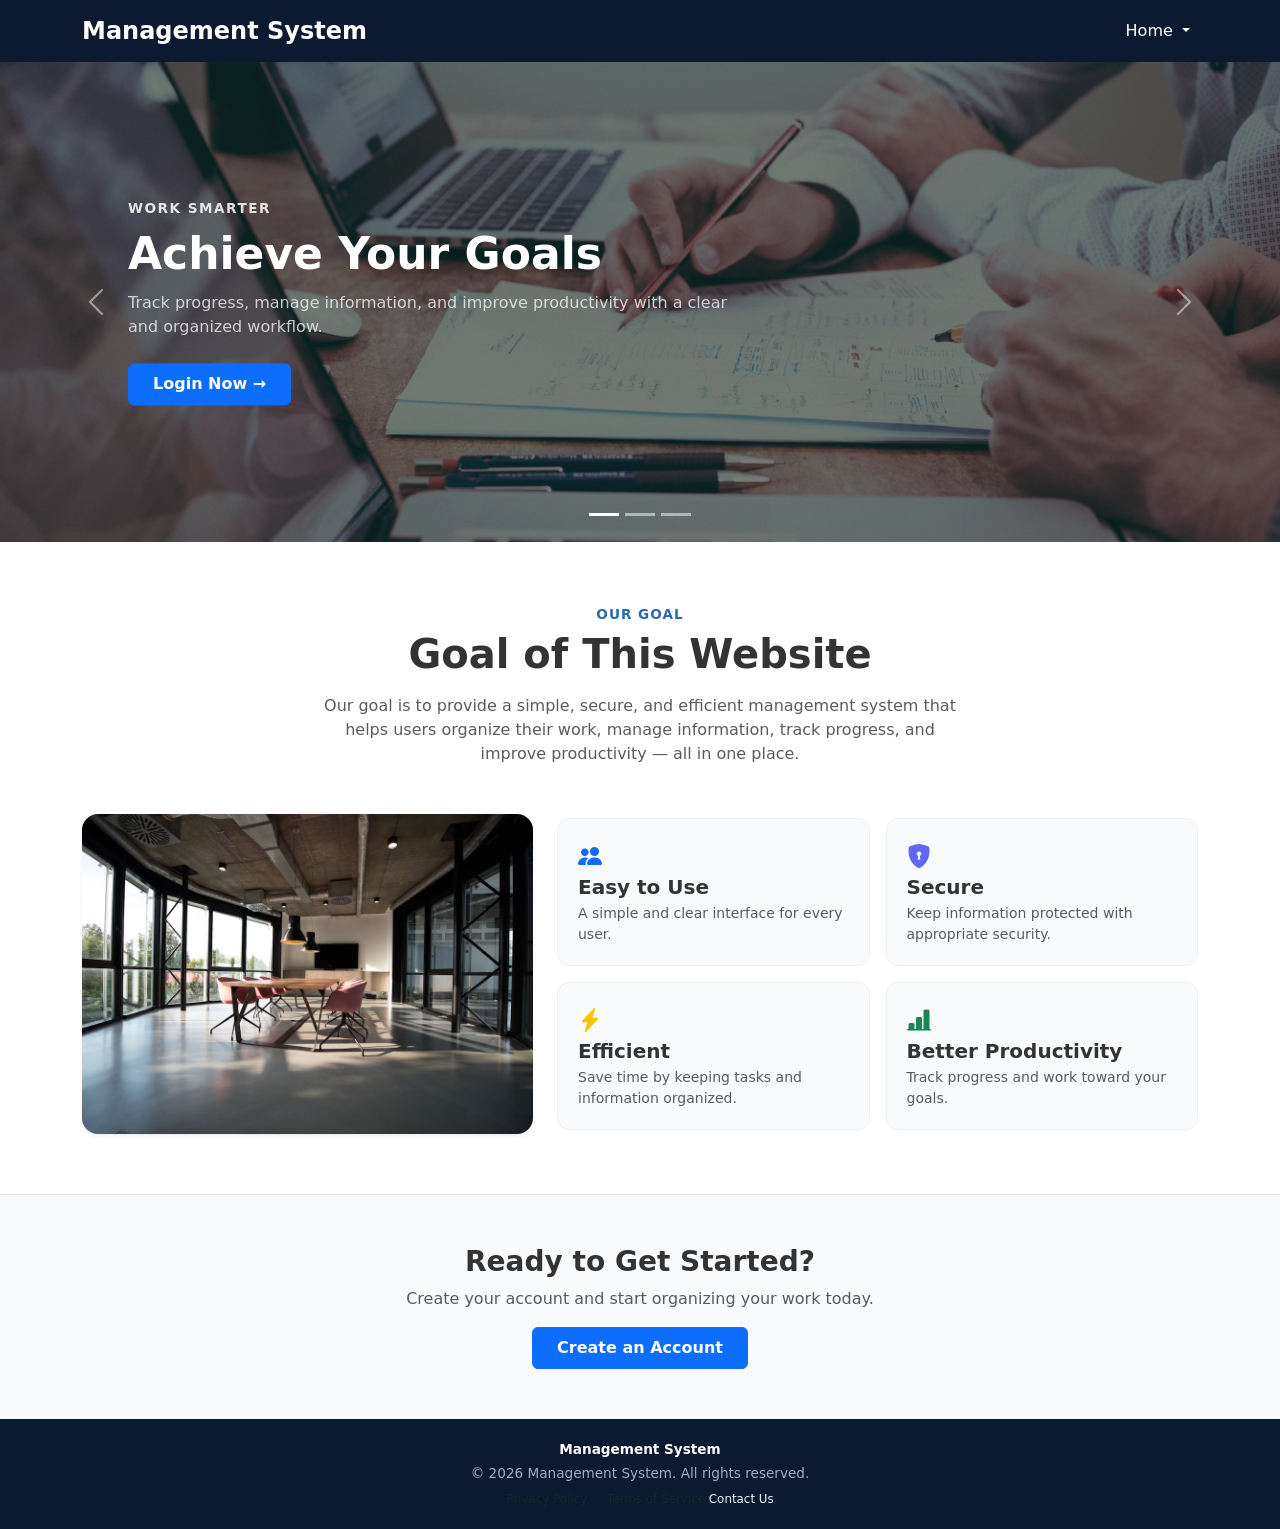
<file: index.html>
<!DOCTYPE html>
<html lang="en">

<head>
    <meta charset="UTF-8">
    <meta name="viewport" content="width=device-width, initial-scale=1.0">
    <title>Management System</title>

    <link href="https://cdn.jsdelivr.net/npm/bootstrap@5.3.3/dist/css/bootstrap.min.css" rel="stylesheet">
    <link rel="stylesheet" href="https://cdn.jsdelivr.net/npm/bootstrap-icons@1.11.3/font/bootstrap-icons.min.css">
    <link rel="stylesheet" href="style.css">
</head>

<body>

    <!-- ======== HEADER / NAVBAR ============ -->
    <nav class="navbar navbar-expand-lg navbar-dark custom-navbar py-2">
        <div class="container">
            <a class="navbar-brand fw-bold fs-4" href="index.html">Management System</a>

            <div class="ms-auto">
                <ul class="navbar-nav">
                    <li class="nav-item dropdown">
                        <a class="nav-link dropdown-toggle text-white" href="#" role="button" data-bs-toggle="dropdown"
                            aria-expanded="false">
                            Home
                        </a>
                        <ul class="dropdown-menu dropdown-menu-end shadow">
                            <li><a class="dropdown-item" href="login.html">Login</a></li>
                            <li><a class="dropdown-item" href="#">Sign Up</a></li>
                            <li>
                                <hr class="dropdown-divider">
                            </li>
                            <li><a class="dropdown-item" href="#">Help</a></li>
                        </ul>
                    </li>
                </ul>
            </div>
        </div>
    </nav>

    <!-- ========== HERO SLIDER (CAROUSEL) ============= -->
    <div id="heroCarousel" class="carousel slide" data-bs-ride="carousel">
        <div class="carousel-indicators">
            <button type="button" data-bs-target="#heroCarousel" data-bs-slide-to="0" class="active"
                aria-current="true"></button>
            <button type="button" data-bs-target="#heroCarousel" data-bs-slide-to="1"></button>
            <button type="button" data-bs-target="#heroCarousel" data-bs-slide-to="2"></button>
        </div>

        <div class="carousel-inner">
            <div class="carousel-item active">
                <img src="images/photo-1454165804606-c3d57bc86b40.avif" alt="Work Smarter">
                <div class="carousel-caption-custom">
                    <div class="subtitle">WORK SMARTER</div>
                    <h1>Achieve Your Goals</h1>
                    <p class="fs-6 opacity-75 mb-4">Track progress, manage information, and improve productivity with a
                        clear and organized workflow.</p>
                    <a href="login.html" class="btn btn-primary px-4 py-2 rounded-2 fw-semibold">Login Now &rarr;</a>
                </div>
            </div>

            <div class="carousel-item">
                <img src="images/photo-1521737711867-e3b97375f902.avif" alt="Work Together">
                <div class="carousel-caption-custom">
                    <div class="subtitle">WORK TOGETHER</div>
                    <h1>Better Team Collaboration</h1>
                    <p class="fs-6 opacity-75 mb-4">Keep your team connected, organize responsibilities, and manage
                        tasks in one convenient place.</p>
                    <a href="#" class="btn btn-primary px-4 py-2 rounded-2 fw-semibold">Join Us &rarr;</a>
                </div>
            </div>

            <div class="carousel-item">
                <img src="images/photo-1497366754035-f200968a6e72.avif" alt="Welcome">
                <div class="carousel-caption-custom">
                    <div class="subtitle">WELCOME TO OUR PLATFORM</div>
                    <h1>Management Made Simple</h1>
                    <p class="fs-6 opacity-75 mb-4">Simplify your work, stay organized, and achieve more with our
                        easy-to-use management system.</p>
                    <a href="#" class="btn btn-primary px-4 py-2 rounded-2 fw-semibold">Get Started &rarr;</a>
                </div>
            </div>
        </div>

        <button class="carousel-control-prev" type="button" data-bs-target="#heroCarousel" data-bs-slide="prev">
            <span class="carousel-control-prev-icon" aria-hidden="true"></span>
            <span class="visually-hidden">Previous</span>
        </button>
        <button class="carousel-control-next" type="button" data-bs-target="#heroCarousel" data-bs-slide="next">
            <span class="carousel-control-next-icon" aria-hidden="true"></span>
            <span class="visually-hidden">Next</span>
        </button>
    </div>

    <!-- ========= GOAL SECTION ============= -->
    <section class="goal-section">
        <div class="container">
            <div class="text-center mb-5">
                <span class="goal-badge">OUR GOAL</span>
                <h2 class="fw-bold fs-1 mt-1 mb-3">Goal of This Website</h2>
                <p class="text-muted mx-auto" style="max-width: 650px;">
                    Our goal is to provide a simple, secure, and efficient management system that helps users organize
                    their work, manage information, track progress, and improve productivity — all in one place.
                </p>
            </div>

            <div class="row g-4 align-items-center">
                <div class="col-lg-5">
                    <img src="images/photo-1497366811353-6870744d04b2.avif" alt="Office Goal"
                        class="img-fluid rounded-4 shadow-sm w-100" style="object-fit: cover; height: 320px;">
                </div>

                <div class="col-lg-7">
                    <div class="row g-3">
                        <div class="col-sm-6">
                            <div class="feature-card">
                                <i class="bi bi-people-fill feature-icon text-primary"></i>
                                <h5 class="fw-bold mb-1">Easy to Use</h5>
                                <p class="text-muted small mb-0">A simple and clear interface for every user.</p>
                            </div>
                        </div>
                        <div class="col-sm-6">
                            <div class="feature-card">
                                <i class="bi bi-shield-lock-fill feature-icon" style="color: #6366f1;"></i>
                                <h5 class="fw-bold mb-1">Secure</h5>
                                <p class="text-muted small mb-0">Keep information protected with appropriate security.
                                </p>
                            </div>
                        </div>
                        <div class="col-sm-6">
                            <div class="feature-card">
                                <i class="bi bi-lightning-charge-fill feature-icon text-warning"></i>
                                <h5 class="fw-bold mb-1">Efficient</h5>
                                <p class="text-muted small mb-0">Save time by keeping tasks and information organized.
                                </p>
                            </div>
                        </div>
                        <div class="col-sm-6">
                            <div class="feature-card">
                                <i class="bi bi-bar-chart-line-fill feature-icon text-success"></i>
                                <h5 class="fw-bold mb-1">Better Productivity</h5>
                                <p class="text-muted small mb-0">Track progress and work toward your goals.</p>
                            </div>
                        </div>
                    </div>
                </div>
            </div>
        </div>
    </section>

    <!-- =========== CALL TO ACTION ============== -->
    <section class="cta-section">
        <div class="container">
            <h3 class="fw-bold mb-2">Ready to Get Started?</h3>
            <p class="text-muted mb-3">Create your account and start organizing your work today.</p>
            <a href="#" class="btn btn-primary px-4 py-2 rounded-2 fw-semibold">Create an Account</a>
        </div>
    </section>

    <!-- ======= FOOTER ============= -->
    <footer>
        <div class="container">
            <p class="fw-semibold mb-1 text-white">Management System</p>
            <p class="mb-0">&copy; 2026 Management System. All rights reserved.</p>
        </div>
        <address class="text-center text-muted small mb-0 mt-2">
            <a href="#" class="text-decoration-none text-muted me-3">Privacy Policy</a>
            <a href="#" class="text-decoration-none text-muted">Terms of Service</a>
            <a href="https://mail.google.com/mail/?view=cm&fs=1&to=phucnguyen3092005@gmail.com" 
                target="_blank"
                rel="noopener noreferrer" 
                class="text-decoration-none" 
                style="color: aliceblue;">
                Contact Us
            </a>
        </address>
    </footer>

    <script src="https://cdn.jsdelivr.net/npm/bootstrap@5.3.3/dist/js/bootstrap.bundle.min.js"></script>
    <script src="script.js"></script>
</body>

</html>
</file>
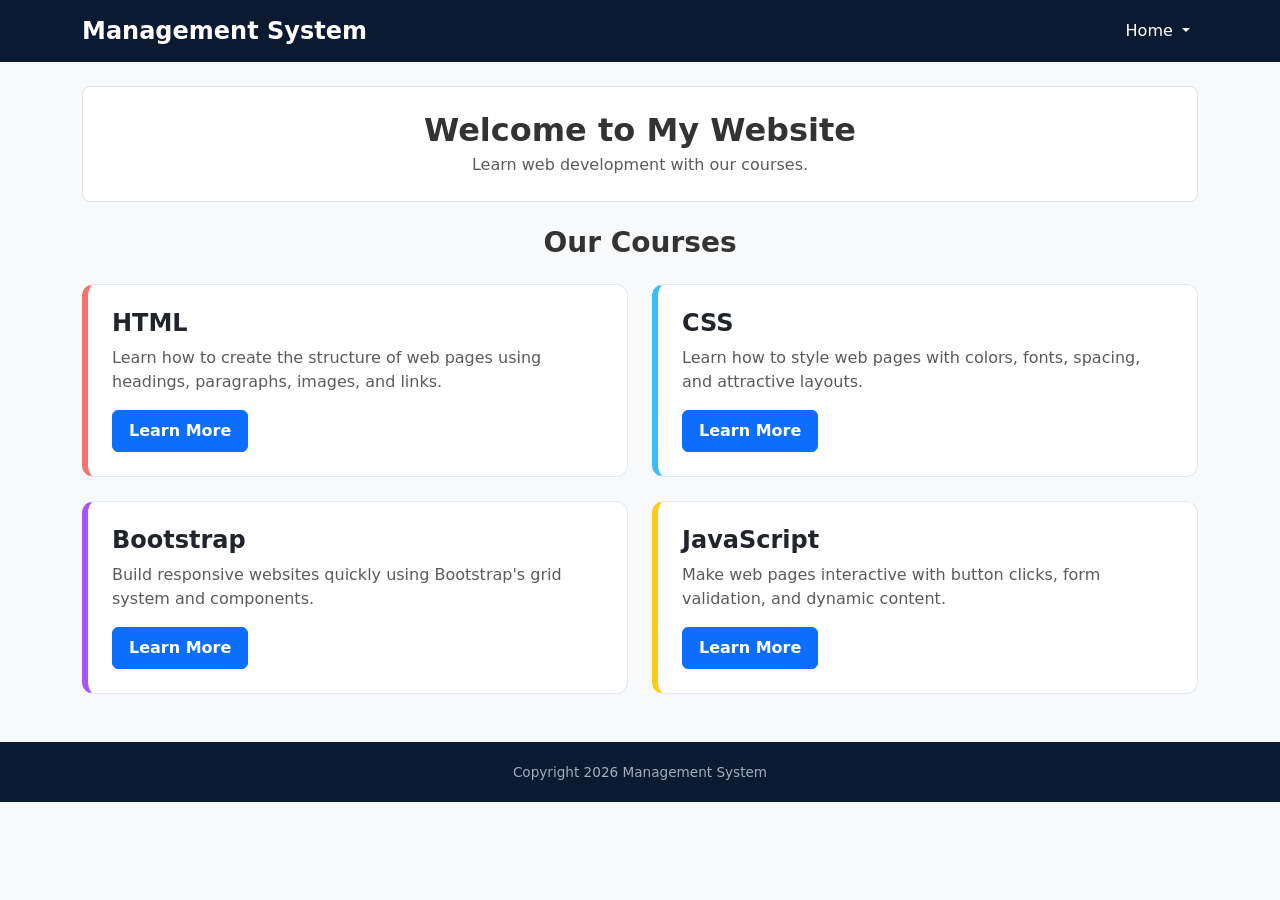
<file: home.html>
<!DOCTYPE html>
<html lang="en">
<head>
  <meta charset="UTF-8">
  <meta name="viewport" content="width=device-width, initial-scale=1.0">
  <title>Home - Courses</title>

  <link href="https://cdn.jsdelivr.net/npm/bootstrap@5.3.3/dist/css/bootstrap.min.css" rel="stylesheet">
  <link rel="stylesheet" href="https://cdn.jsdelivr.net/npm/bootstrap-icons@1.11.3/font/bootstrap-icons.min.css">
  <link rel="stylesheet" href="style.css">
</head>
<body class="bg-light">

  <!-- ================= NAVBAR ================= -->
  <nav class="navbar navbar-expand-lg navbar-dark custom-navbar py-2">
    <div class="container">
      <a class="navbar-brand fw-bold fs-4" href="index.html">Management System</a>

      <div class="ms-auto">
        <ul class="navbar-nav">
          <li class="nav-item dropdown">
            <a class="nav-link dropdown-toggle text-white" href="#" role="button" data-bs-toggle="dropdown" aria-expanded="false">
              Home
            </a>
            <ul class="dropdown-menu dropdown-menu-end shadow">
              <li><a class="dropdown-item" href="index.html">Logout</a></li>
              <li><a class="dropdown-item" href="#">Help</a></li>
            </ul>
          </li>
        </ul>
      </div>
    </div>
  </nav>

  <!-- ================= WELCOME BANNER ================= -->
  <div class="container my-4">
    <div class="welcome-box text-center p-4 bg-white rounded-3 border">
      <h2 class="fw-bold mb-1">Welcome to My Website</h2>
      <p class="text-muted mb-0">Learn web development with our courses.</p>
    </div>
  </div>

  <!-- ================= OUR COURSES SECTION ================= -->
  <div class="container mb-5">
    <h3 class="text-center fw-bold mb-4">Our Courses</h3>

    <div class="row g-4">
      <div class="col-md-6">
        <div class="course-card card h-100 border-top-coral">
          <div class="card-body p-4 d-flex flex-column">
            <h4 class="fw-bold text-dark">HTML</h4>
            <p class="text-muted flex-grow-1">
              Learn how to create the structure of web pages using headings, paragraphs, images, and links.
            </p>
            <div>
              <button class="btn btn-primary px-3 py-2 fw-semibold btn-learn-more" 
                      data-bs-toggle="modal" 
                      data-bs-target="#courseModal"
                      data-title="HTML"
                      data-desc="HTML stands for HyperText Markup Language. It creates the structure of a web page using headings, paragraphs, images, and links.">
                Learn More
              </button>
            </div>
          </div>
        </div>
      </div>

      <div class="col-md-6">
        <div class="course-card card h-100 border-top-blue">
          <div class="card-body p-4 d-flex flex-column">
            <h4 class="fw-bold text-dark">CSS</h4>
            <p class="text-muted flex-grow-1">
              Learn how to style web pages with colors, fonts, spacing, and attractive layouts.
            </p>
            <div>
              <button class="btn btn-primary px-3 py-2 fw-semibold btn-learn-more" 
                      data-bs-toggle="modal" 
                      data-bs-target="#courseModal"
                      data-title="CSS"
                      data-desc="CSS stands for Cascading Style Sheets. It controls the appearance of web pages, including colors, fonts, spacing, and layouts.">
                Learn More
              </button>
            </div>
          </div>
        </div>
      </div>

      <div class="col-md-6">
        <div class="course-card card h-100 border-top-purple">
          <div class="card-body p-4 d-flex flex-column">
            <h4 class="fw-bold text-dark">Bootstrap</h4>
            <p class="text-muted flex-grow-1">
              Build responsive websites quickly using Bootstrap's grid system and components.
            </p>
            <div>
              <button class="btn btn-primary px-3 py-2 fw-semibold btn-learn-more" 
                      data-bs-toggle="modal" 
                      data-bs-target="#courseModal"
                      data-title="Bootstrap"
                      data-desc="Bootstrap is a front-end framework. It provides ready-made components and a responsive grid system to build websites quickly.">
                Learn More
              </button>
            </div>
          </div>
        </div>
      </div>

      <div class="col-md-6">
        <div class="course-card card h-100 border-top-yellow">
          <div class="card-body p-4 d-flex flex-column">
            <h4 class="fw-bold text-dark">JavaScript</h4>
            <p class="text-muted flex-grow-1">
              Make web pages interactive with button clicks, form validation, and dynamic content.
            </p>
            <div>
              <button class="btn btn-primary px-3 py-2 fw-semibold btn-learn-more" 
                      data-bs-toggle="modal" 
                      data-bs-target="#courseModal"
                      data-title="JavaScript"
                      data-desc="JavaScript is a programming language that makes web pages interactive. It can handle button clicks, form validation, popups, and dynamic content.">
                Learn More
              </button>
            </div>
          </div>
        </div>
      </div>
    </div>
  </div>

  <!-- ================= MODAL CHI TIẾT KHÓA HỌC ================= -->
  <div class="modal fade" id="courseModal" tabindex="-1" aria-labelledby="courseModalLabel" aria-hidden="true">
    <div class="modal-dialog modal-dialog-centered">
      <div class="modal-content rounded-3 shadow">
        <div class="modal-header border-0 pb-0">
          <h5 class="modal-title fw-bold" id="courseModalLabel">Course Details</h5>
          <button type="button" class="btn-close" data-bs-dismiss="modal" aria-label="Close"></button>
        </div>
        <div class="modal-body pt-2">
          <h5 class="fw-bold mb-2" id="modalCourseTitle">HTML</h5>
          <p class="text-muted" id="modalCourseDesc">
            HTML stands for HyperText Markup Language. It creates the structure of a web page using headings, paragraphs, images, and links.
          </p>
        </div>
        <div class="modal-footer border-0 pt-0">
          <button type="button" class="btn btn-secondary px-4" data-bs-dismiss="modal">Close</button>
        </div>
      </div>
    </div>
  </div>

  <!-- ================= FOOTER ================= -->
  <footer class="mt-auto">
    <div class="container">
      <p class="mb-0">Copyright 2026 Management System</p>
    </div>
  </footer>

  <script src="https://cdn.jsdelivr.net/npm/bootstrap@5.3.3/dist/js/bootstrap.bundle.min.js"></script>
  <script src="script.js"></script>
</body>
</html>
</file>
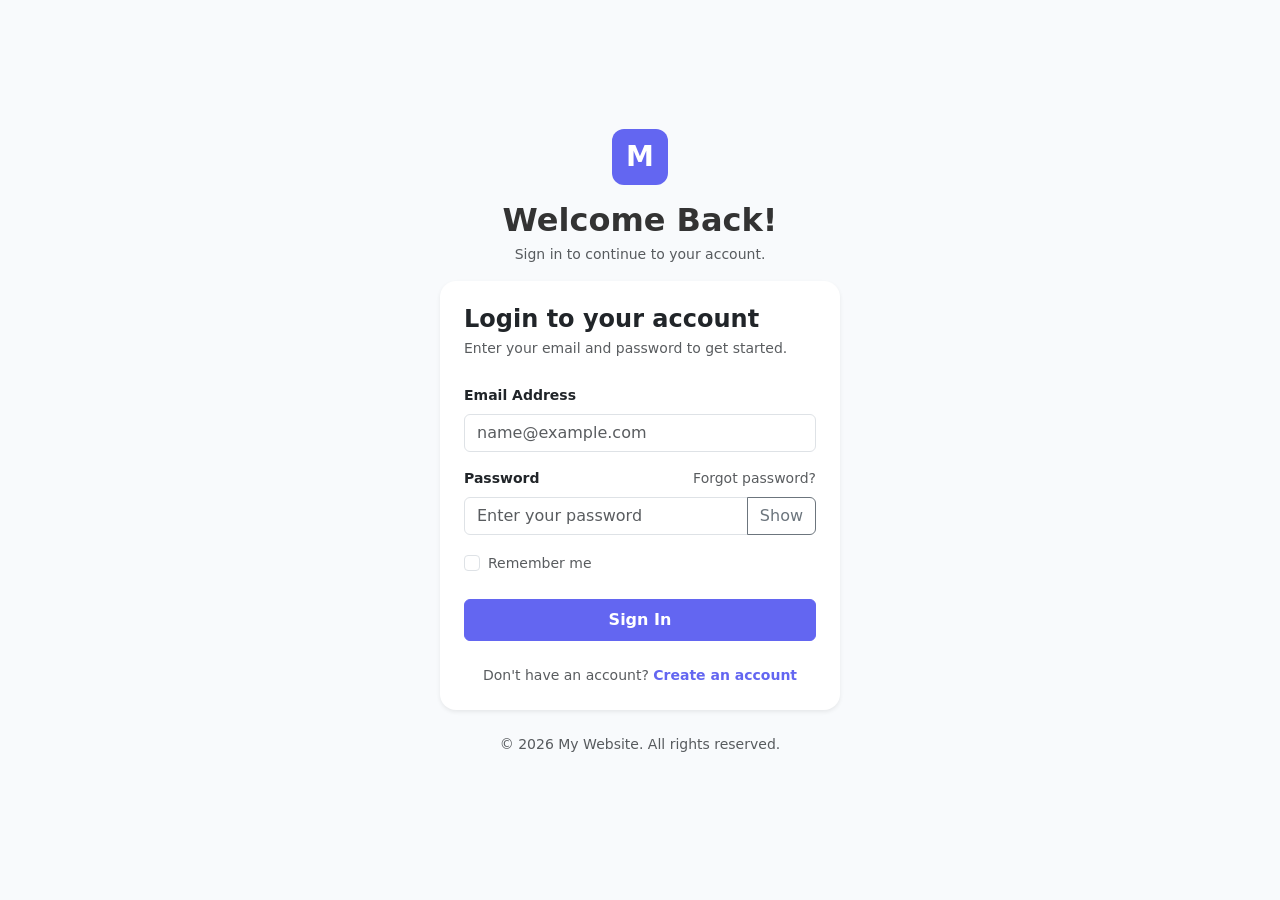
<file: login.html>
<!DOCTYPE html>
<html lang="en">

<head>
    <meta charset="UTF-8">
    <meta name="viewport" content="width=device-width, initial-scale=1.0">
    <title>Login - Management System</title>

    <link href="https://cdn.jsdelivr.net/npm/bootstrap@5.3.3/dist/css/bootstrap.min.css" rel="stylesheet">
    <link rel="stylesheet" href="https://cdn.jsdelivr.net/npm/bootstrap-icons@1.11.3/font/bootstrap-icons.min.css">
    <link rel="stylesheet" href="style.css">
</head>

<body class="login-body">

    <div class="login-container">
        <div class="text-center mb-3">
            <div class="brand-logo-circle mx-auto">M</div>
            <h2 class="fw-bold mt-3 mb-1">Welcome Back!</h2>
            <p class="text-muted small">Sign in to continue to your account.</p>
        </div>

        <div class="card login-card shadow-sm border-0">
            <div class="card-body p-4">
                <h4 class="fw-bold mb-1">Login to your account</h4>
                <p class="text-muted small mb-4">Enter your email and password to get started.</p>

                <form id="loginForm">
                    <div class="mb-3">
                        <label for="email" class="form-label small fw-semibold">Email Address</label>
                        <input type="email" class="form-control" id="email" placeholder="name@example.com" required>
                    </div>

                    <div class="mb-3">
                        <div class="d-flex justify-content-between">
                            <label for="password" class="form-label small fw-semibold">Password</label>
                            <a href="#" class="text-decoration-none small text-muted">Forgot password?</a>
                        </div>
                        <div class="input-group">
                            <input type="password" class="form-control" id="password" placeholder="Enter your password"
                                required>
                            <button class="btn btn-outline-secondary" type="button" id="btnTogglePassword">Show</button>
                        </div>
                    </div>

                    <div class="mb-4 form-check">
                        <input type="checkbox" class="form-check-input" id="rememberMe">
                        <label class="form-check-label small text-muted" for="rememberMe">Remember me</label>
                    </div>

                    <button type="submit" class="btn btn-primary w-100 py-2 fw-semibold btn-purple">Sign In</button>
                </form>

                <div class="text-center mt-4 small">
                    <span class="text-muted">Don't have an account? </span>
                    <a href="#" class="text-decoration-none fw-semibold link-purple">Create an account</a>
                </div>
            </div>
        </div>

        <p class="text-center text-muted small mt-4">&copy; 2026 My Website. All rights reserved.</p>
    </div>

    <script src="https://cdn.jsdelivr.net/npm/bootstrap@5.3.3/dist/js/bootstrap.bundle.min.js"></script>
    <script src="script.js"></script>
</body>

</html>
</file>
<file: style.css>
/* ================= GLOBAL & NAVBAR ================= */
body {
  font-family: system-ui, -apple-system, "Segoe UI", Roboto, "Helvetica Neue", Arial, sans-serif;
  color: #333;
}

.custom-navbar {
  background-color: #0b1a30;
}

/* ================= TRANG INDEX: HERO CAROUSEL ================= */
.carousel-item {
  height: 480px;
  position: relative;
  background-color: #111;
}

.carousel-item img {
  height: 100%;
  width: 100%;
  object-fit: cover;
  opacity: 0.45;
}

.carousel-caption-custom {
  position: absolute;
  top: 50%;
  left: 10%;
  transform: translateY(-50%);
  text-align: left;
  max-width: 600px;
  color: #ffffff;
}

.carousel-caption-custom .subtitle {
  font-size: 0.85rem;
  letter-spacing: 1.5px;
  font-weight: 700;
  text-transform: uppercase;
  opacity: 0.85;
}

.carousel-caption-custom h1 {
  font-size: 2.75rem;
  font-weight: 800;
  margin: 10px 0;
}

/* ================= TRANG INDEX: GOAL SECTION ================= */
.goal-section {
  padding: 60px 0;
  background-color: #ffffff;
}

.goal-badge {
  color: #2b6cb0;
  font-weight: 700;
  font-size: 0.85rem;
  letter-spacing: 1px;
  text-transform: uppercase;
}

.feature-card {
  border: 1px solid #edf2f7;
  border-radius: 12px;
  padding: 20px;
  background: #f8fafc;
  transition: all 0.2s ease;
  height: 100%;
}

.feature-card:hover {
  box-shadow: 0 4px 12px rgba(0, 0, 0, 0.06);
}

.feature-icon {
  font-size: 1.5rem;
  margin-bottom: 10px;
}

.cta-section {
  background-color: #f8fafc;
  padding: 50px 0;
  text-align: center;
  border-top: 1px solid #e2e8f0;
}

/* ================= FOOTER ================= */
footer {
  background-color: #0b1a30;
  color: #a0aec0;
  text-align: center;
  padding: 20px 0;
  font-size: 0.85rem;
}

/* ================= TRANG LOGIN ================= */
.login-body {
  background-color: #f8fafc;
  min-height: 100vh;
  display: flex;
  align-items: center;
  justify-content: center;
}

.login-container {
  width: 100%;
  max-width: 440px;
  padding: 20px;
}

.brand-logo-circle {
  width: 56px;
  height: 56px;
  background-color: #6366f1;
  color: #ffffff;
  border-radius: 12px;
  display: flex;
  align-items: center;
  justify-content: center;
  font-size: 1.75rem;
  font-weight: bold;
}

.login-card {
  border-radius: 16px;
}

.btn-purple {
  background-color: #6366f1;
  border-color: #6366f1;
}

.btn-purple:hover {
  background-color: #4f46e5;
  border-color: #4f46e5;
}

.link-purple {
  color: #6366f1;
}

/* ================= TRANG HOME (COURSES) ================= */
.welcome-box {
  background-color: #ffffff;
  border: 1px solid #e2e8f0;
}

.course-card {
  border-radius: 12px;
  border: 1px solid #e2e8f0;
  border-left-width: 6px; 
}

.border-top-coral {
  border-left-color: #f87171 !important;
}

.border-top-blue {
  border-left-color: #38bdf8 !important;
}

.border-top-purple {
  border-left-color: #a855f7 !important;
}

.border-top-yellow {
  border-left-color: #facc15 !important;
}
</file>
